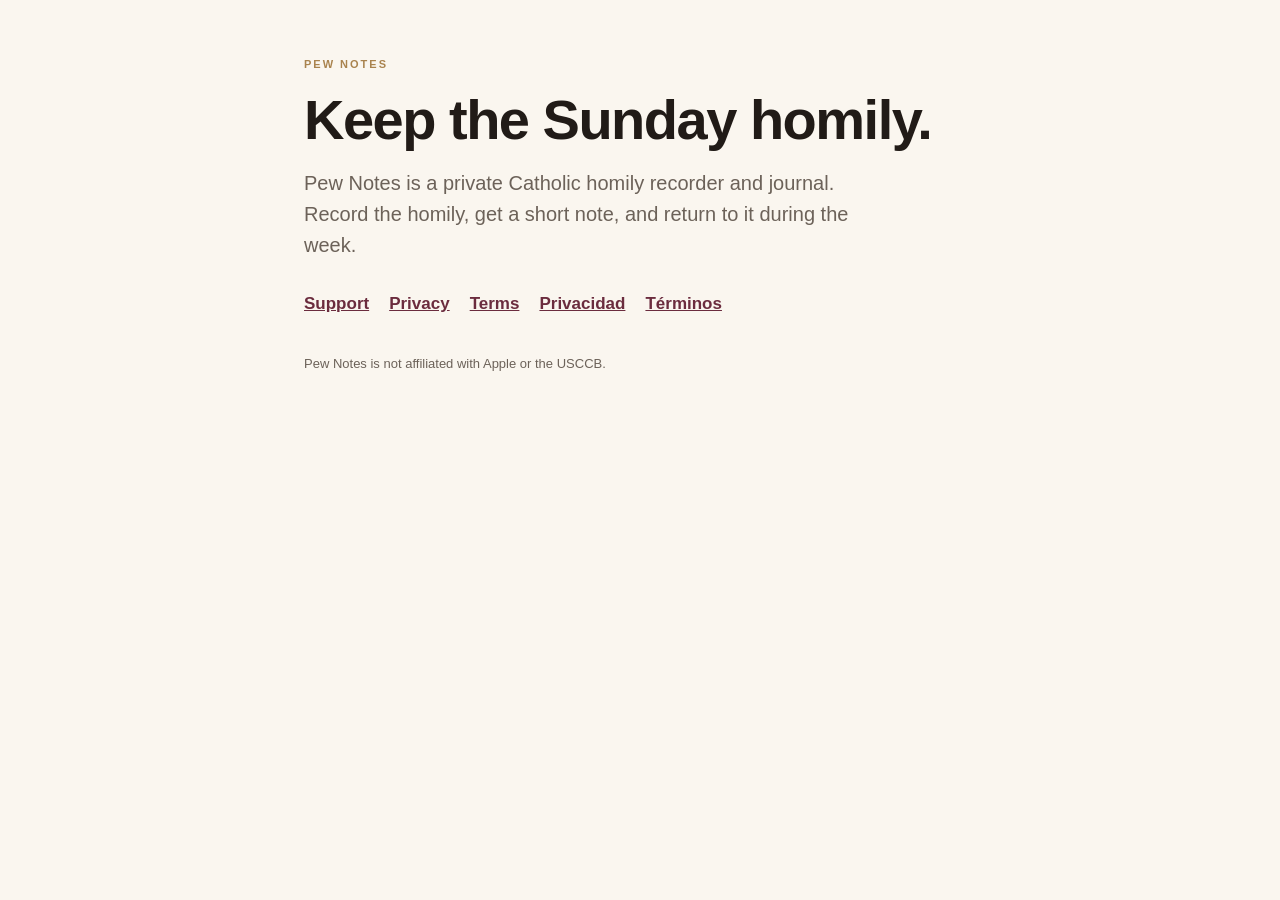
<file: index.html>
<!doctype html>
<html lang="en">
<head>
<meta charset="utf-8">
<meta name="viewport" content="width=device-width,initial-scale=1">
<title>Pew Notes — Support & Legal</title>
<link rel="stylesheet" href="styles.css">
</head>
<body>
<main>
  <p class="eyebrow">PEW NOTES</p>
  <h1>Keep the Sunday homily.</h1>
  <p class="lead">Pew Notes is a private Catholic homily recorder and journal. Record the homily, get a short note, and return to it during the week.</p>
  <nav>
    <a href="support.html">Support</a>
    <a href="privacy.html">Privacy</a>
    <a href="terms.html">Terms</a>
    <a href="privacy-es.html" lang="es">Privacidad</a>
    <a href="terms-es.html" lang="es">Términos</a>
  </nav>
  <p class="small">Pew Notes is not affiliated with Apple or the USCCB.</p>
</main>
</body>
</html>
</file>
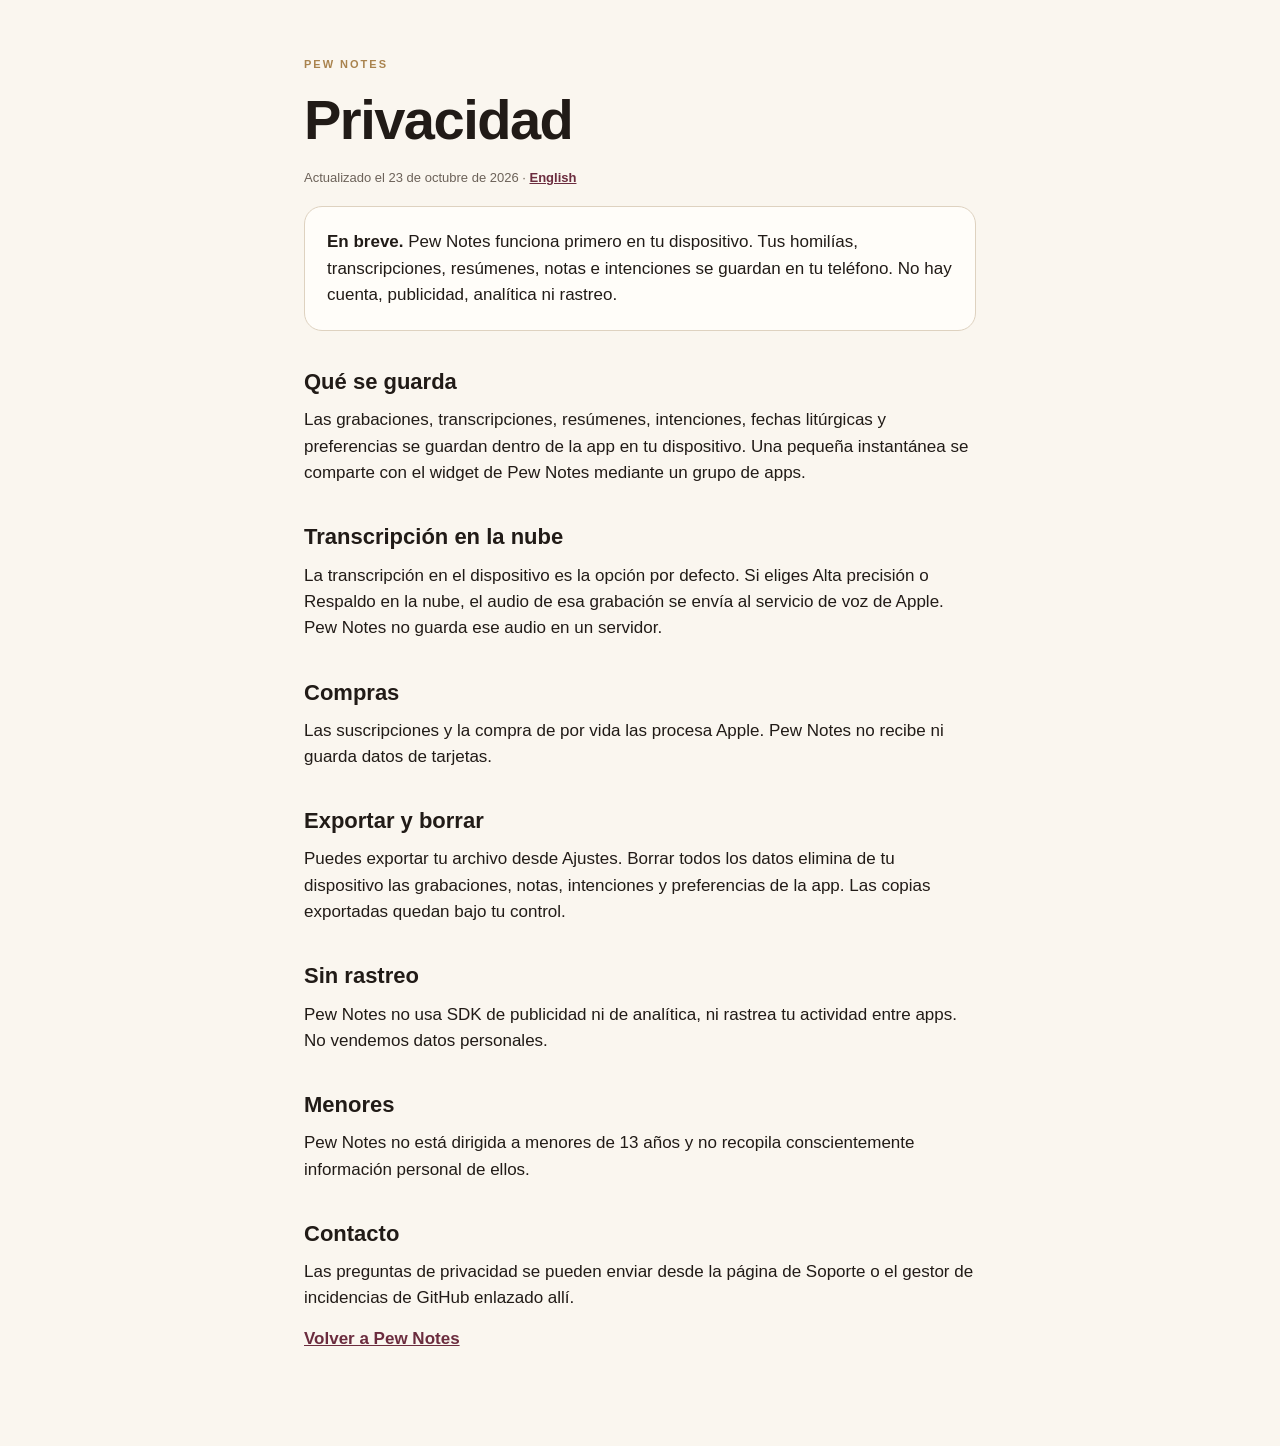
<file: privacy-es.html>
<!doctype html>
<html lang="es">
<head><meta charset="utf-8"><meta name="viewport" content="width=device-width,initial-scale=1"><title>Privacidad — Pew Notes</title><link rel="stylesheet" href="styles.css"></head>
<body><main>
<p class="eyebrow">PEW NOTES</p><h1>Privacidad</h1><p class="updated">Actualizado el 23 de octubre de 2026 · <a href="privacy.html" lang="en">English</a></p>
<div class="card"><strong>En breve.</strong> Pew Notes funciona primero en tu dispositivo. Tus homilías, transcripciones, resúmenes, notas e intenciones se guardan en tu teléfono. No hay cuenta, publicidad, analítica ni rastreo.</div>
<h2>Qué se guarda</h2>
<p>Las grabaciones, transcripciones, resúmenes, intenciones, fechas litúrgicas y preferencias se guardan dentro de la app en tu dispositivo. Una pequeña instantánea se comparte con el widget de Pew Notes mediante un grupo de apps.</p>
<h2>Transcripción en la nube</h2>
<p>La transcripción en el dispositivo es la opción por defecto. Si eliges Alta precisión o Respaldo en la nube, el audio de esa grabación se envía al servicio de voz de Apple. Pew Notes no guarda ese audio en un servidor.</p>
<h2>Compras</h2>
<p>Las suscripciones y la compra de por vida las procesa Apple. Pew Notes no recibe ni guarda datos de tarjetas.</p>
<h2>Exportar y borrar</h2>
<p>Puedes exportar tu archivo desde Ajustes. Borrar todos los datos elimina de tu dispositivo las grabaciones, notas, intenciones y preferencias de la app. Las copias exportadas quedan bajo tu control.</p>
<h2>Sin rastreo</h2>
<p>Pew Notes no usa SDK de publicidad ni de analítica, ni rastrea tu actividad entre apps. No vendemos datos personales.</p>
<h2>Menores</h2>
<p>Pew Notes no está dirigida a menores de 13 años y no recopila conscientemente información personal de ellos.</p>
<h2>Contacto</h2>
<p>Las preguntas de privacidad se pueden enviar desde la página de Soporte o el gestor de incidencias de GitHub enlazado allí.</p>
<p><a href="index.html">Volver a Pew Notes</a></p>
</main></body></html>
</file>
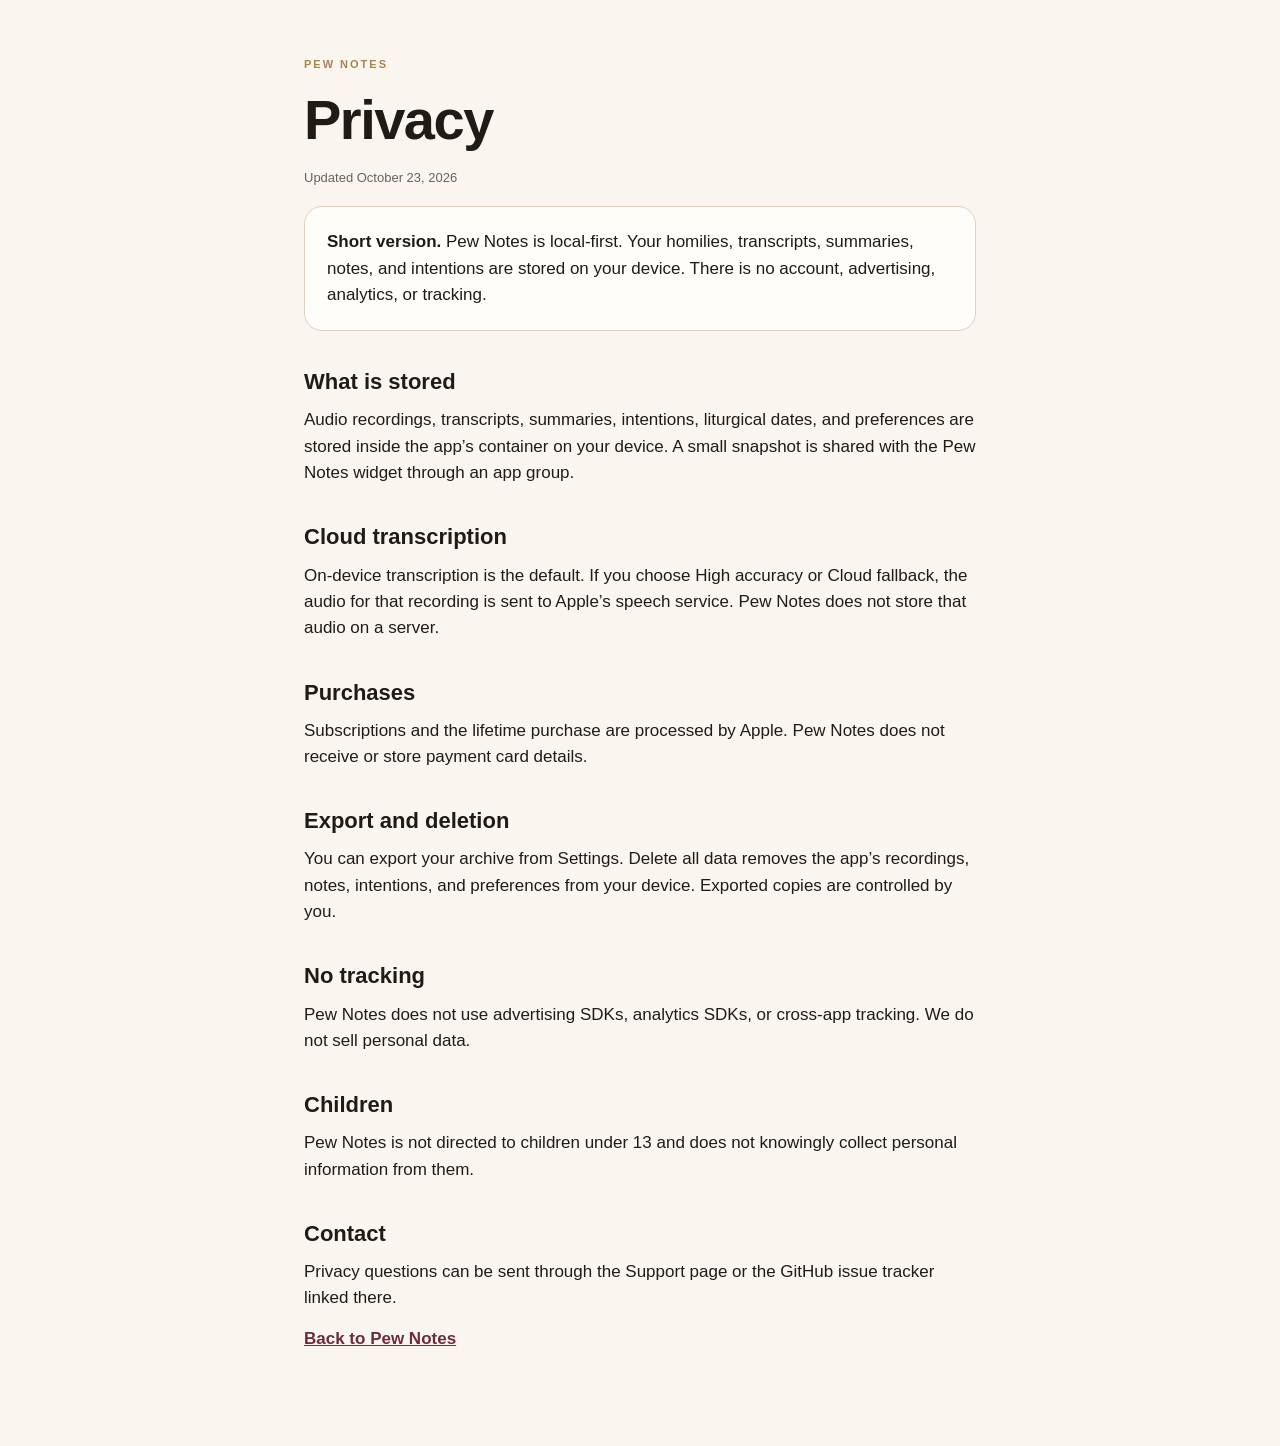
<file: privacy.html>
<!doctype html>
<html lang="en">
<head><meta charset="utf-8"><meta name="viewport" content="width=device-width,initial-scale=1"><title>Privacy — Pew Notes</title><link rel="stylesheet" href="styles.css"></head>
<body><main>
<p class="eyebrow">PEW NOTES</p><h1>Privacy</h1><p class="updated">Updated October 23, 2026</p>
<div class="card"><strong>Short version.</strong> Pew Notes is local-first. Your homilies, transcripts, summaries, notes, and intentions are stored on your device. There is no account, advertising, analytics, or tracking.</div>
<h2>What is stored</h2>
<p>Audio recordings, transcripts, summaries, intentions, liturgical dates, and preferences are stored inside the app’s container on your device. A small snapshot is shared with the Pew Notes widget through an app group.</p>
<h2>Cloud transcription</h2>
<p>On-device transcription is the default. If you choose High accuracy or Cloud fallback, the audio for that recording is sent to Apple’s speech service. Pew Notes does not store that audio on a server.</p>
<h2>Purchases</h2>
<p>Subscriptions and the lifetime purchase are processed by Apple. Pew Notes does not receive or store payment card details.</p>
<h2>Export and deletion</h2>
<p>You can export your archive from Settings. Delete all data removes the app’s recordings, notes, intentions, and preferences from your device. Exported copies are controlled by you.</p>
<h2>No tracking</h2>
<p>Pew Notes does not use advertising SDKs, analytics SDKs, or cross-app tracking. We do not sell personal data.</p>
<h2>Children</h2>
<p>Pew Notes is not directed to children under 13 and does not knowingly collect personal information from them.</p>
<h2>Contact</h2>
<p>Privacy questions can be sent through the Support page or the GitHub issue tracker linked there.</p>
<p><a href="index.html">Back to Pew Notes</a></p>
</main></body></html>
</file>
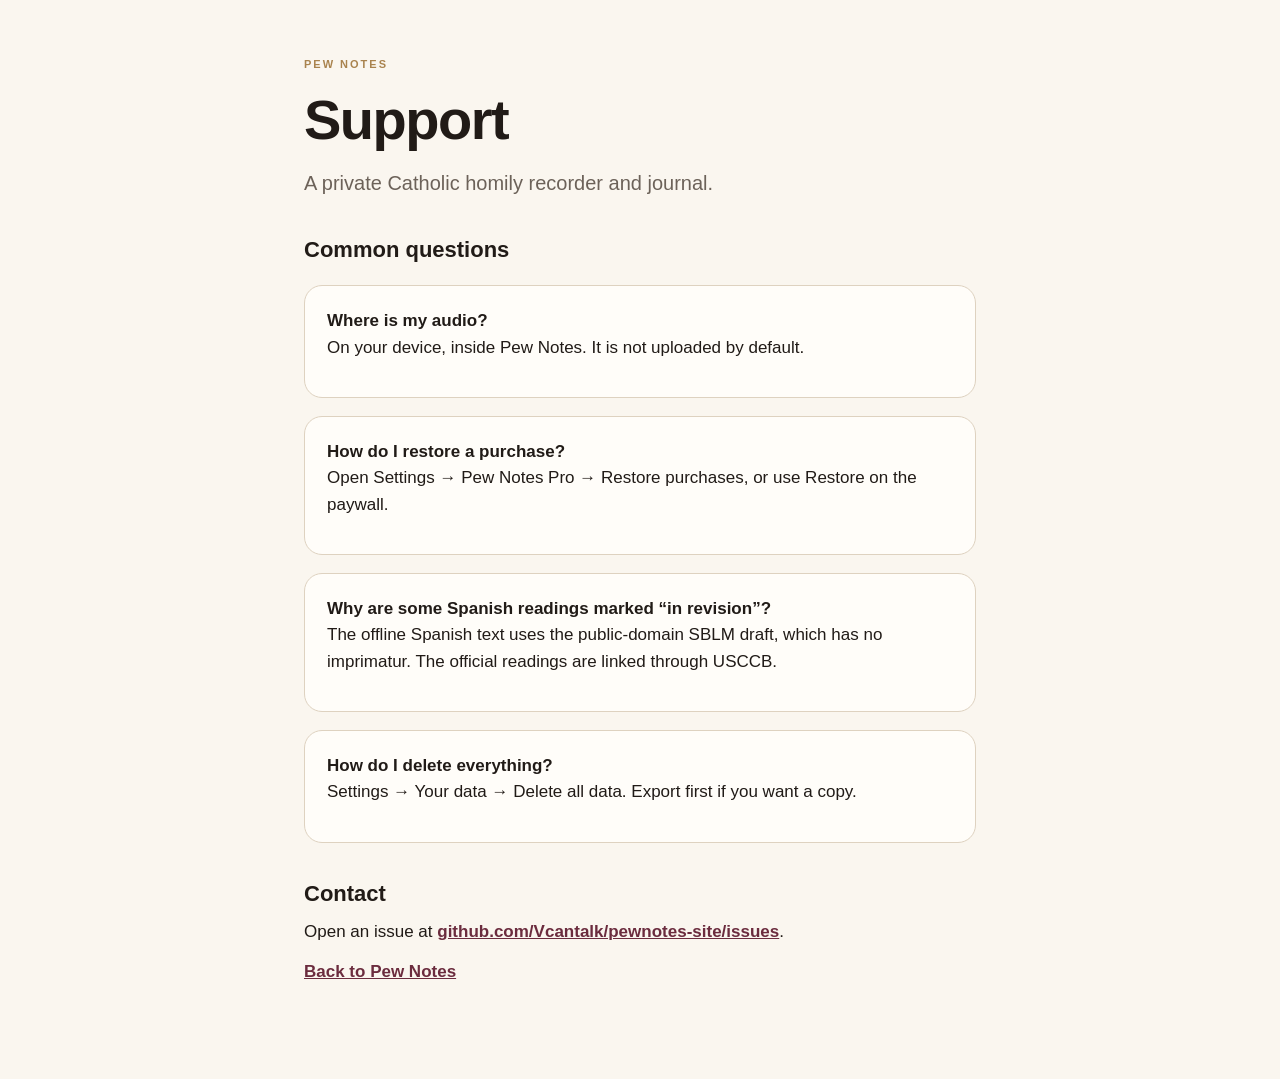
<file: support.html>
<!doctype html>
<html lang="en">
<head><meta charset="utf-8"><meta name="viewport" content="width=device-width,initial-scale=1"><title>Support — Pew Notes</title><link rel="stylesheet" href="styles.css"></head>
<body><main>
<p class="eyebrow">PEW NOTES</p><h1>Support</h1>
<p class="lead">A private Catholic homily recorder and journal.</p>
<h2>Common questions</h2>
<div class="card"><strong>Where is my audio?</strong><p>On your device, inside Pew Notes. It is not uploaded by default.</p></div>
<div class="card"><strong>How do I restore a purchase?</strong><p>Open Settings → Pew Notes Pro → Restore purchases, or use Restore on the paywall.</p></div>
<div class="card"><strong>Why are some Spanish readings marked “in revision”?</strong><p>The offline Spanish text uses the public-domain SBLM draft, which has no imprimatur. The official readings are linked through USCCB.</p></div>
<div class="card"><strong>How do I delete everything?</strong><p>Settings → Your data → Delete all data. Export first if you want a copy.</p></div>
<h2>Contact</h2>
<p>Open an issue at <a href="https://github.com/Vcantalk/pewnotes-site/issues">github.com/Vcantalk/pewnotes-site/issues</a>.</p>
<p><a href="index.html">Back to Pew Notes</a></p>
</main></body></html>
</file>
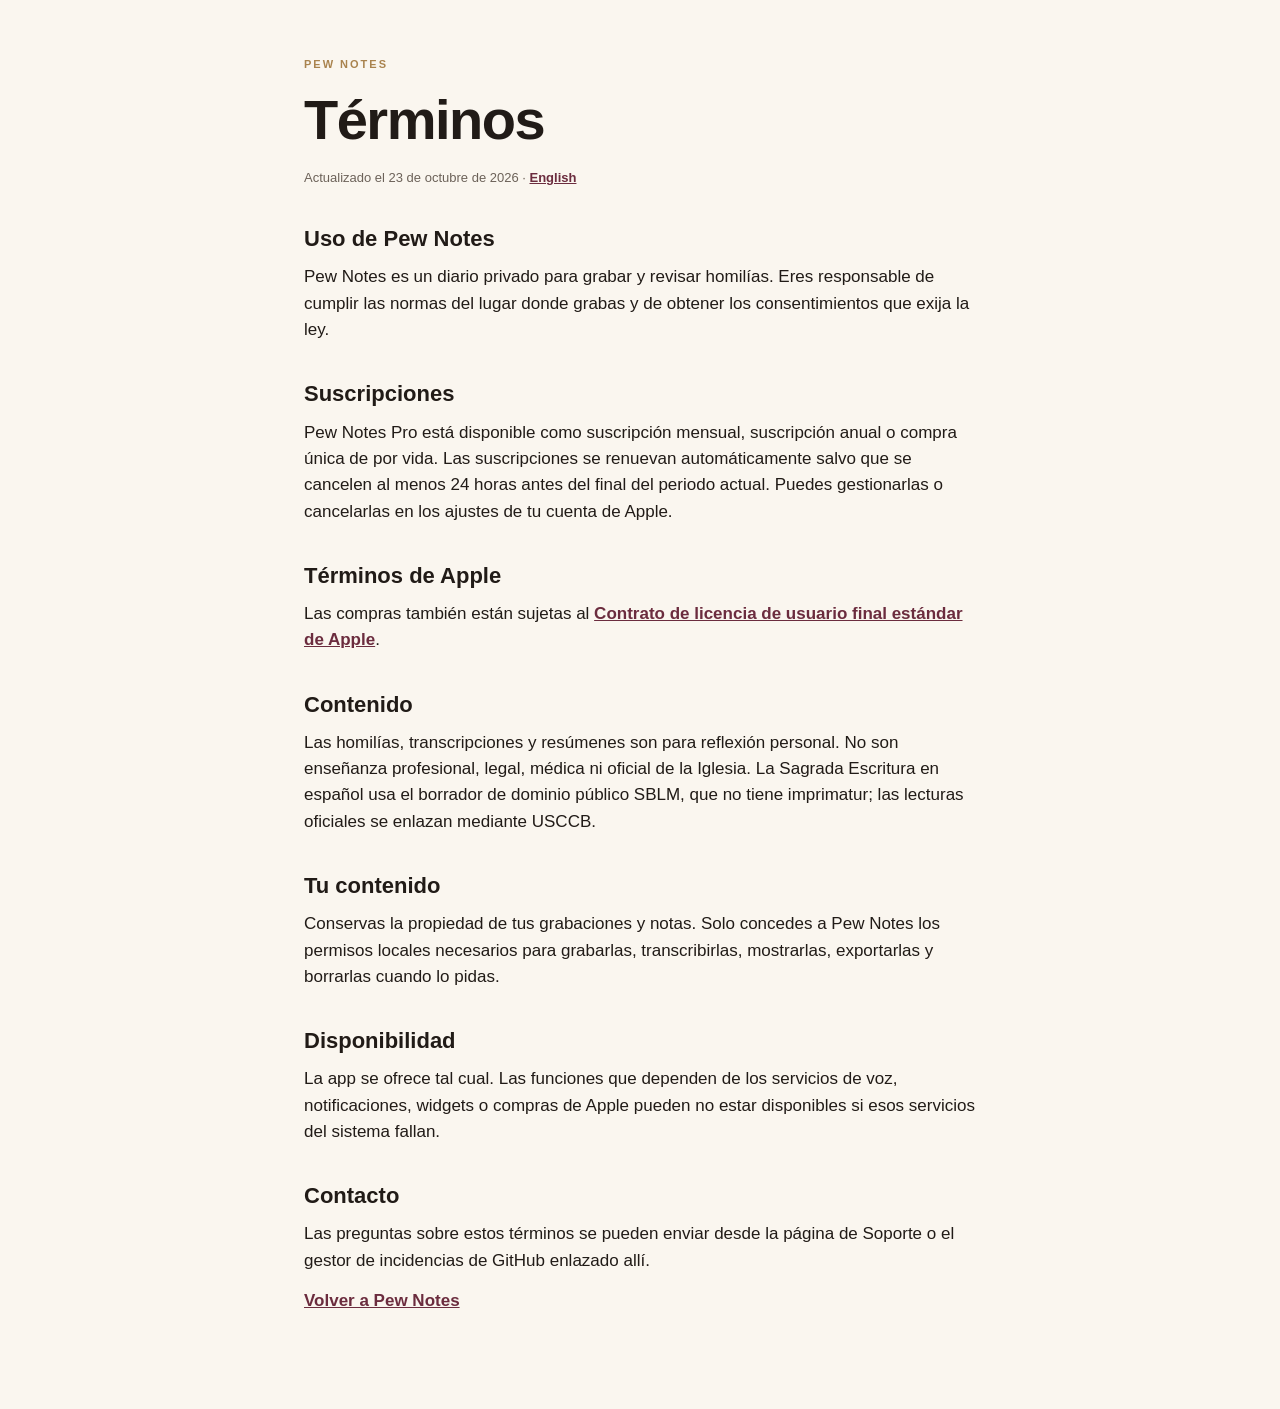
<file: terms-es.html>
<!doctype html>
<html lang="es">
<head><meta charset="utf-8"><meta name="viewport" content="width=device-width,initial-scale=1"><title>Términos — Pew Notes</title><link rel="stylesheet" href="styles.css"></head>
<body><main>
<p class="eyebrow">PEW NOTES</p><h1>Términos</h1><p class="updated">Actualizado el 23 de octubre de 2026 · <a href="terms.html" lang="en">English</a></p>
<h2>Uso de Pew Notes</h2>
<p>Pew Notes es un diario privado para grabar y revisar homilías. Eres responsable de cumplir las normas del lugar donde grabas y de obtener los consentimientos que exija la ley.</p>
<h2>Suscripciones</h2>
<p>Pew Notes Pro está disponible como suscripción mensual, suscripción anual o compra única de por vida. Las suscripciones se renuevan automáticamente salvo que se cancelen al menos 24 horas antes del final del periodo actual. Puedes gestionarlas o cancelarlas en los ajustes de tu cuenta de Apple.</p>
<h2>Términos de Apple</h2>
<p>Las compras también están sujetas al <a href="https://www.apple.com/legal/internet-services/itunes/dev/stdeula/">Contrato de licencia de usuario final estándar de Apple</a>.</p>
<h2>Contenido</h2>
<p>Las homilías, transcripciones y resúmenes son para reflexión personal. No son enseñanza profesional, legal, médica ni oficial de la Iglesia. La Sagrada Escritura en español usa el borrador de dominio público SBLM, que no tiene imprimatur; las lecturas oficiales se enlazan mediante USCCB.</p>
<h2>Tu contenido</h2>
<p>Conservas la propiedad de tus grabaciones y notas. Solo concedes a Pew Notes los permisos locales necesarios para grabarlas, transcribirlas, mostrarlas, exportarlas y borrarlas cuando lo pidas.</p>
<h2>Disponibilidad</h2>
<p>La app se ofrece tal cual. Las funciones que dependen de los servicios de voz, notificaciones, widgets o compras de Apple pueden no estar disponibles si esos servicios del sistema fallan.</p>
<h2>Contacto</h2>
<p>Las preguntas sobre estos términos se pueden enviar desde la página de Soporte o el gestor de incidencias de GitHub enlazado allí.</p>
<p><a href="index.html">Volver a Pew Notes</a></p>
</main></body></html>
</file>
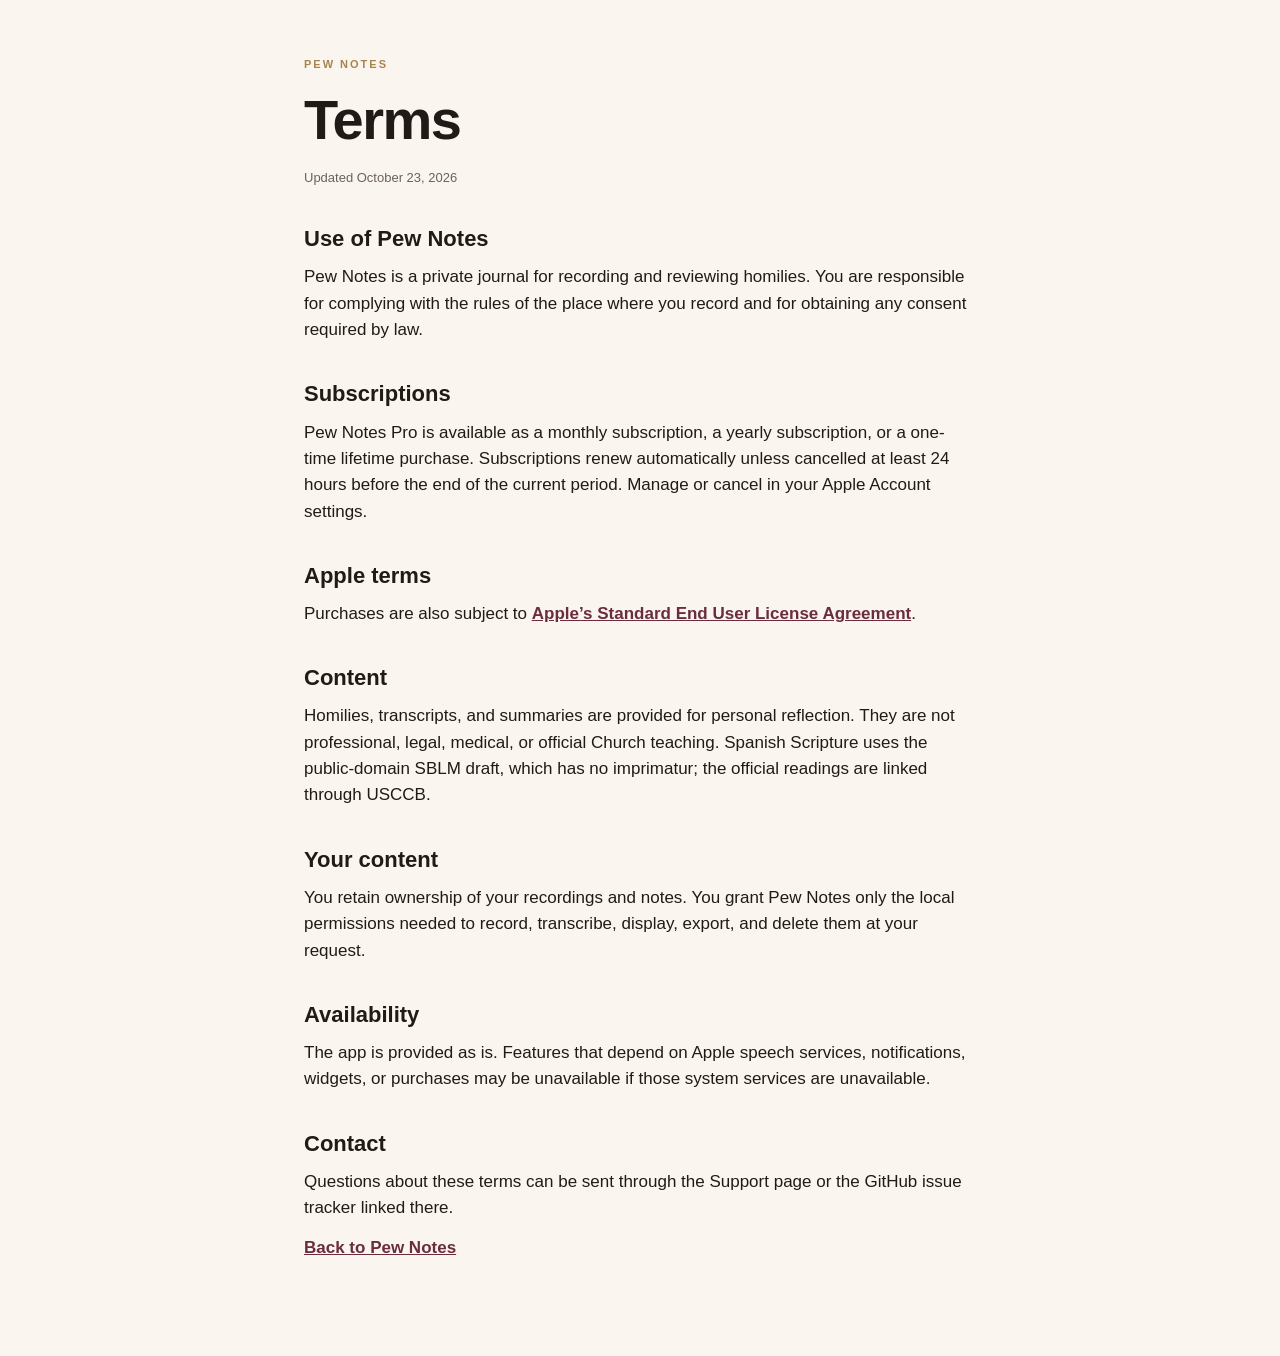
<file: terms.html>
<!doctype html>
<html lang="en">
<head><meta charset="utf-8"><meta name="viewport" content="width=device-width,initial-scale=1"><title>Terms — Pew Notes</title><link rel="stylesheet" href="styles.css"></head>
<body><main>
<p class="eyebrow">PEW NOTES</p><h1>Terms</h1><p class="updated">Updated October 23, 2026</p>
<h2>Use of Pew Notes</h2>
<p>Pew Notes is a private journal for recording and reviewing homilies. You are responsible for complying with the rules of the place where you record and for obtaining any consent required by law.</p>
<h2>Subscriptions</h2>
<p>Pew Notes Pro is available as a monthly subscription, a yearly subscription, or a one-time lifetime purchase. Subscriptions renew automatically unless cancelled at least 24 hours before the end of the current period. Manage or cancel in your Apple Account settings.</p>
<h2>Apple terms</h2>
<p>Purchases are also subject to <a href="https://www.apple.com/legal/internet-services/itunes/dev/stdeula/">Apple’s Standard End User License Agreement</a>.</p>
<h2>Content</h2>
<p>Homilies, transcripts, and summaries are provided for personal reflection. They are not professional, legal, medical, or official Church teaching. Spanish Scripture uses the public-domain SBLM draft, which has no imprimatur; the official readings are linked through USCCB.</p>
<h2>Your content</h2>
<p>You retain ownership of your recordings and notes. You grant Pew Notes only the local permissions needed to record, transcribe, display, export, and delete them at your request.</p>
<h2>Availability</h2>
<p>The app is provided as is. Features that depend on Apple speech services, notifications, widgets, or purchases may be unavailable if those system services are unavailable.</p>
<h2>Contact</h2>
<p>Questions about these terms can be sent through the Support page or the GitHub issue tracker linked there.</p>
<p><a href="index.html">Back to Pew Notes</a></p>
</main></body></html>
</file>
<file: styles.css>
:root { color-scheme: light; --paper:#faf6ef; --ink:#211b17; --muted:#6c6259; --wine:#6b2c3e; --gold:#a9834e; --line:#ded2c0; }
* { box-sizing:border-box; }
body { margin:0; background:var(--paper); color:var(--ink); font:17px/1.55 -apple-system,BlinkMacSystemFont,"Segoe UI",sans-serif; }
main { max-width:720px; margin:0 auto; padding:56px 24px 80px; }
.eyebrow { font-size:11px; letter-spacing:2px; font-weight:700; color:var(--gold); margin:0 0 18px; }
h1 { font-size:clamp(34px,6vw,56px); line-height:1.02; letter-spacing:-1.5px; margin:0 0 20px; }
h2 { font-size:22px; margin:34px 0 8px; }
p { margin:0 0 14px; }
.lead { font-size:20px; color:var(--muted); max-width:560px; }
nav { display:flex; gap:20px; margin:30px 0 36px; flex-wrap:wrap; }
a { color:var(--wine); font-weight:600; }
.small, .updated { color:var(--muted); font-size:13px; }
.card { border:1px solid var(--line); border-radius:18px; padding:22px; background:#fffdf9; margin:18px 0; }
ul { padding-left:22px; }
li { margin:8px 0; }
hr { border:0; border-top:1px solid var(--line); margin:30px 0; }
</file>
